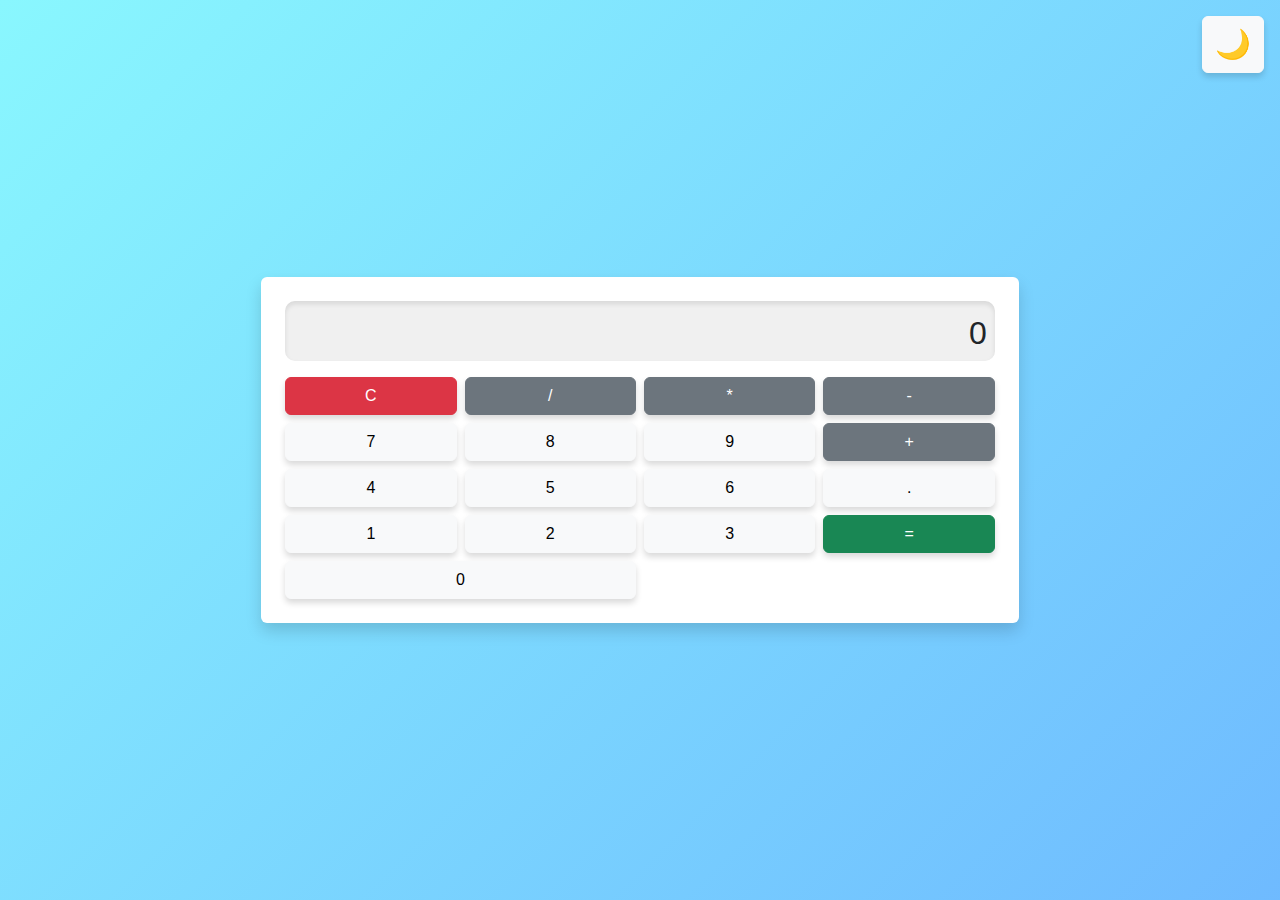
<file: 1 - CALCULATOR/index.html>
<!DOCTYPE html>
<html lang="en">
<head>
    <link rel="icon" href="logo.png" type="image/png">
    <meta charset="UTF-8">
    <meta name="viewport" content="width=device-width, initial-scale=1.0">
    <link rel="icon" href="assets/img/Mk-logo-modified.png" type="image/png">
    <title>Calculator</title>
    
    <link href="https://cdn.jsdelivr.net/npm/bootstrap@5.3.2/dist/css/bootstrap.min.css" rel="stylesheet">
    <link rel="stylesheet" href="assets/style.css">
</head>
<body class="d-flex justify-content-center align-items-center vh-100">

    <button id="theme-toggle" class="btn btn-light position-fixed top-0 end-0 m-3">🌙</button>

    <div class="calculator p-4 rounded shadow">
        <div class="screen mb-3 p-2" id="screen">0</div>

        <div class="row g-2">
            <div class="col-3"><button class="btn btn-danger w-100" onclick="clearScreen()">C</button></div>
            <div class="col-3"><button class="btn btn-secondary w-100" onclick="addValue('/')">/</button></div>
            <div class="col-3"><button class="btn btn-secondary w-100" onclick="addValue('*')">*</button></div>
            <div class="col-3"><button class="btn btn-secondary w-100" onclick="addValue('-')">-</button></div>

            <div class="col-3"><button class="btn btn-light w-100" onclick="addValue('7')">7</button></div>
            <div class="col-3"><button class="btn btn-light w-100" onclick="addValue('8')">8</button></div>
            <div class="col-3"><button class="btn btn-light w-100" onclick="addValue('9')">9</button></div>
            <div class="col-3"><button class="btn btn-secondary w-100" onclick="addValue('+')">+</button></div>

            <div class="col-3"><button class="btn btn-light w-100" onclick="addValue('4')">4</button></div>
            <div class="col-3"><button class="btn btn-light w-100" onclick="addValue('5')">5</button></div>
            <div class="col-3"><button class="btn btn-light w-100" onclick="addValue('6')">6</button></div>
            <div class="col-3"><button class="btn btn-light w-100" onclick="addValue('.')">.</button></div>

            <div class="col-3"><button class="btn btn-light w-100" onclick="addValue('1')">1</button></div>
            <div class="col-3"><button class="btn btn-light w-100" onclick="addValue('2')">2</button></div>
            <div class="col-3"><button class="btn btn-light w-100" onclick="addValue('3')">3</button></div>
            <div class="col-3"><button class="btn btn-success w-100" onclick="calculate()">=</button></div>

            <div class="col-6"><button class="btn btn-light w-100" onclick="addValue('0')">0</button></div>
        </div>
    </div>

    <script src="https://cdn.jsdelivr.net/npm/bootstrap@5.3.2/dist/js/bootstrap.bundle.min.js"></script>

    <script>
        let screen = document.getElementById('screen');
        let body = document.body;
        let themeBtn = document.getElementById('theme-toggle');

        function addValue(val) {
            if(screen.innerText === "0") screen.innerText = val;
            else screen.innerText += val;
        }

        function clearScreen() {
            screen.innerText = "0";
        }

        function calculate() {
            try {
                screen.innerText = eval(screen.innerText);
            } catch {
                screen.innerText = "Error";
            }
        }

        document.addEventListener('keydown', function(e) {
            const key = e.key;
            if((key >= '0' && key <= '9') || key === '+' || key === '-' || key === '*' || key === '/' || key === '.') {
                addValue(key);
            } else if(key === 'Enter') {
                calculate();
            } else if(key === 'Backspace') {
                if(screen.innerText.length === 1) screen.innerText = "0";
                else screen.innerText = screen.innerText.slice(0, -1);
            } else if(key.toLowerCase() === 'c') {
                clearScreen();
            }
        });

        themeBtn.addEventListener('click', () => {
            body.classList.toggle('dark-theme');
            // Change emoji based on theme
            if(body.classList.contains('dark-theme')) themeBtn.textContent = "☀️";
            else themeBtn.textContent = "🌙";
        });
    </script>
</body>
</html>
</file>
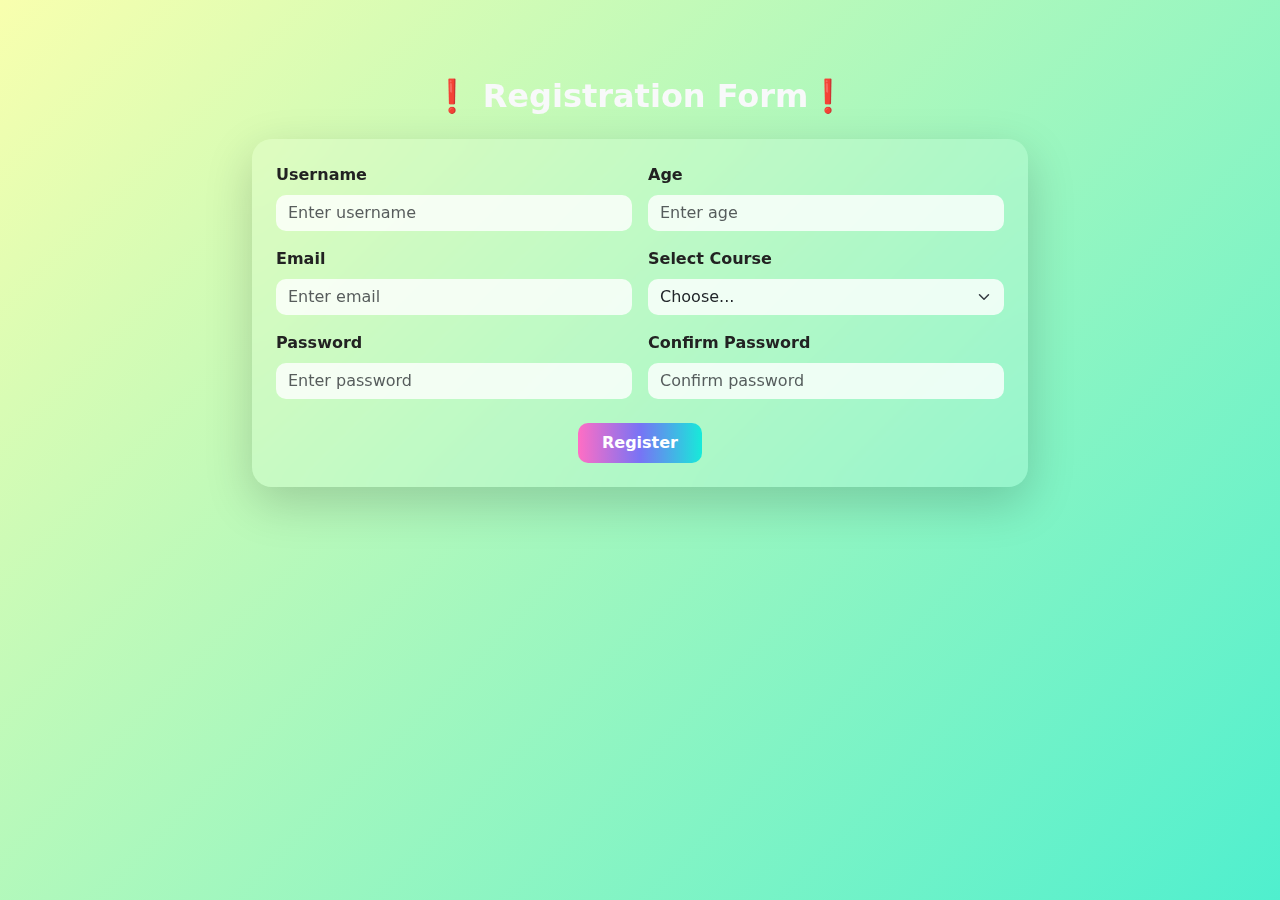
<file: 2 - FORM/index.html>
<!DOCTYPE html>
<html lang="en">
<head>
  <meta charset="UTF-8" />
  <meta name="viewport" content="width=device-width, initial-scale=1.0" />
  <link rel="icon" href="assets/img/Mk-logo-modified.png" type="image/png">
  <title>Form</title>
  <link href="https://cdn.jsdelivr.net/npm/bootstrap@5.3.2/dist/css/bootstrap.min.css" rel="stylesheet" />
  <link rel="stylesheet" href="style.css" />
</head>
<body>
  <div class="rgb-background"></div>

  <div class="container form-container">
    <h2 class="text-center mb-4 text-light fw-bold">❗ Registration Form❗</h2>
    <div class="card shadow-lg border-0 p-4 form-card">
      <form id="registerForm" novalidate>
        <div class="row g-3">
          <div class="col-md-6">
            <label for="username" class="form-label">Username</label>
            <input type="text" id="username" class="form-control" placeholder="Enter username" required>
            <div class="invalid-feedback">Please enter a username.</div>
          </div>
          <div class="col-md-6">
            <label for="age" class="form-label">Age</label>
            <input type="number" id="age" class="form-control" placeholder="Enter age" required>
            <div class="invalid-feedback">Please enter a valid age.</div>
          </div>
          <div class="col-md-6">
            <label for="email" class="form-label">Email</label>
            <input type="email" id="email" class="form-control" placeholder="Enter email" required>
            <div class="invalid-feedback">Please enter a valid email.</div>
          </div>
          <div class="col-md-6">
            <label for="course" class="form-label">Select Course</label>
            <select id="course" class="form-select" required>
              <option value="">Choose...</option>
              <option>Web Development</option>
              <option>Graphic Design</option>
              <option>Data Science</option>
              <option>AI & ML</option>
            </select>
            <div class="invalid-feedback">Please select a course.</div>
          </div>
          <div class="col-md-6">
            <label for="password" class="form-label">Password</label>
            <input type="password" id="password" class="form-control" placeholder="Enter password" required>
            <div class="invalid-feedback">Please enter a password.</div>
          </div>
          <div class="col-md-6">
            <label for="confirmPassword" class="form-label">Confirm Password</label>
            <input type="password" id="confirmPassword" class="form-control" placeholder="Confirm password" required>
            <div class="invalid-feedback">Passwords do not match.</div>
          </div>
        </div>
        <div class="text-center mt-4">
          <button type="submit" class="btn btn-rgb px-4 py-2">Register</button>
        </div>
      </form>
    </div>
  </div>

  <script src="https://cdn.jsdelivr.net/npm/bootstrap@5.3.2/dist/js/bootstrap.bundle.min.js"></script>
  <script src="script.js"></script>
</body>
</html>
</file>
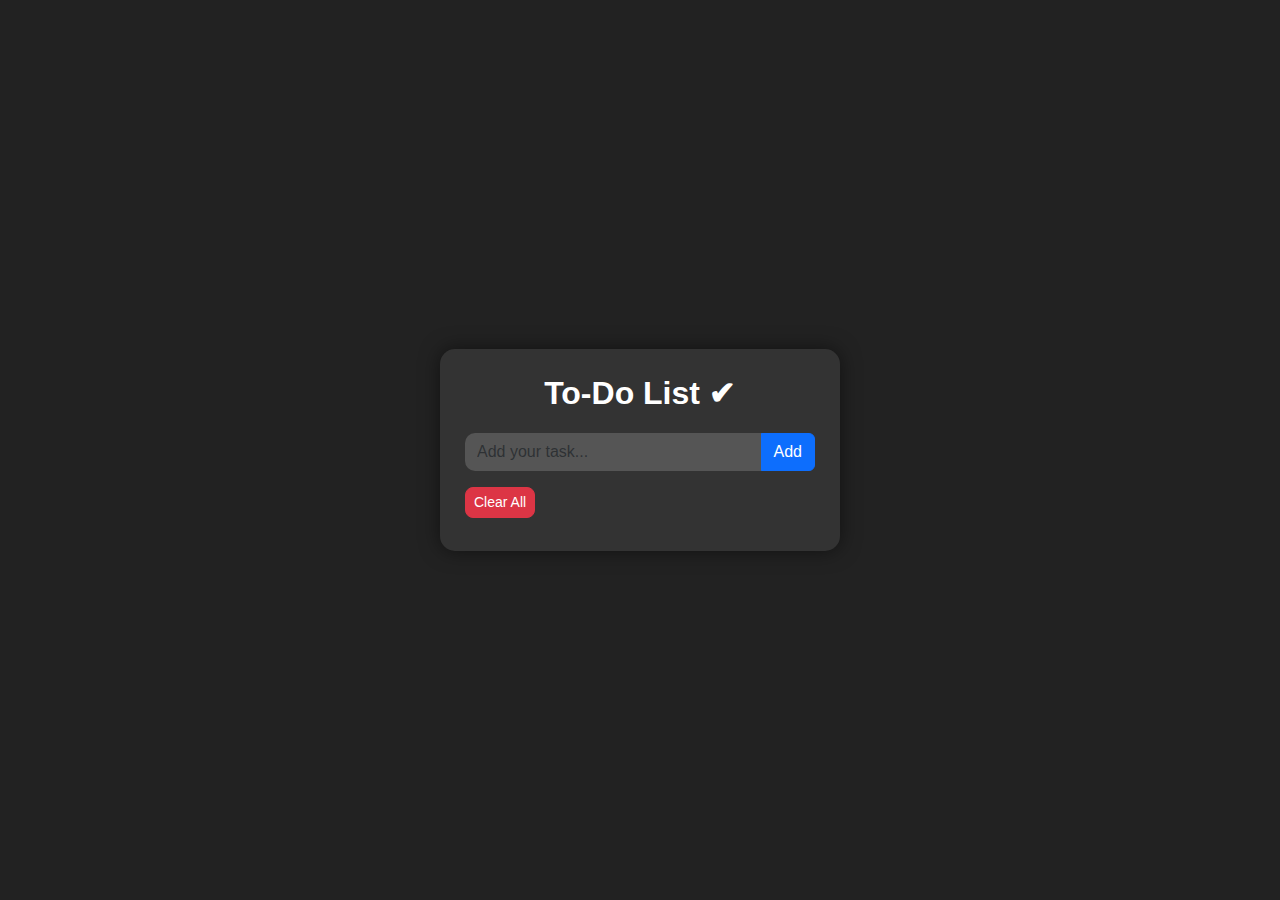
<file: 5 - TO-DO LIST/index.html>
<!DOCTYPE html>
<html lang="en">
<head>
<meta charset="UTF-8" />
<meta name="viewport" content="width=device-width, initial-scale=1.0" />
<link rel="icon" href="images/Mk-logo-modified.png" type="image/png">
  <title>To-Do List | Malak</title>
<link href="https://cdn.jsdelivr.net/npm/bootstrap@5.3.3/dist/css/bootstrap.min.css" rel="stylesheet">
<link rel="stylesheet" href="style.css">
</head>
<body class="dark">

    <div class="todo-container">
        <h2>To-Do List  ✔</h2>

        <div class="input-group mb-3">
            <input type="text" id="taskInput" class="form-control" placeholder="Add your task...">
            <button class="btn btn-primary" id="addBtn">Add</button>
        </div>

        <div class="mb-2">
            <button class="btn btn-danger btn-sm" id="clearAll">Clear All</button>
        </div>

        <div id="taskList"></div>
    </div>

<script src="script.js"></script>
</body>
</html>
</file>
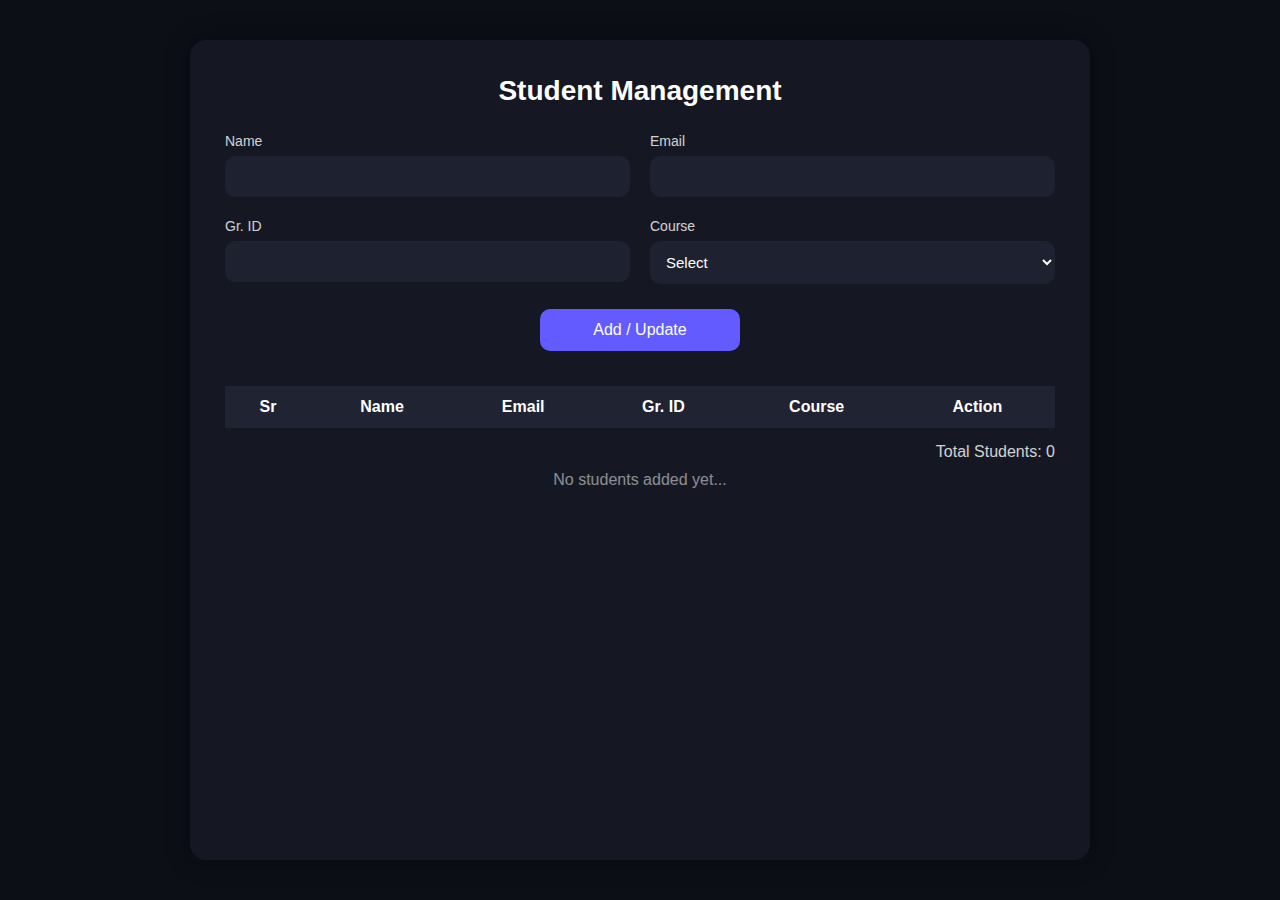
<file: 7 - STUDENT MANAGEMENT/index.html>
<!DOCTYPE html>
<html lang="en">
<head>
    <meta charset="UTF-8">
    <meta name="viewport" content="width=device-width, initial-scale=1.0">
    <title>Student Management | Malak</title>
    <link rel="icon" href="assets/images/Mk-logo-modified.png" type="image/png">
    <link rel="stylesheet" href="assets/css/style.css">
</head>
<body>

<div class="wrapper">
    <h2>Student Management</h2>

    <form id="studentForm">
        <div class="grid">
            <div>
                <label>Name</label>
                <input type="text" id="name">
            </div>

            <div>
                <label>Email</label>
                <input type="email" id="email">
            </div>

            <div>
                <label>Gr. ID</label>
                <input type="number" id="grid">
            </div>

            <div>
                <label>Course</label>
                <select id="course">
                    <option value="">Select</option>
                    <option value="FSD">FSD</option>
                    <option value="UI/UX">UI/UX</option>
                    <option value="AI/ML">AI/ML</option>
                </select>
            </div>
        </div>

        <button id="addBtn" type="submit">Add / Update</button>
    </form>

    <table>
        <thead>
            <tr>
                <th>Sr</th>
                <th>Name</th>
                <th>Email</th>
                <th>Gr. ID</th>
                <th>Course</th>
                <th>Action</th>
            </tr>
        </thead>

        <tbody id="tbody"></tbody>
    </table>

    <p class="totalBox">Total Students: <span id="total">0</span></p>
    <p class="emptyMsg">No students added yet...</p>
</div>

<script src="assets/js/index.js"></script>
</body>
</html>
</file>
<file: 2 - FORM/style.css>
.rgb-background {
  position: fixed;
  top: 0;
  left: 0;
  width: 100%;
  height: 100%;
  background: linear-gradient(-45deg, #ff6ec4, #7873f5, #17ead9, #f8ffae);
  background-size: 400% 400%;
  animation: rgbAnimation 10s ease infinite;
  z-index: -1;
}

@keyframes rgbAnimation {
  0% { background-position: 0% 50%; }
  50% { background-position: 100% 50%; }
  100% { background-position: 0% 50%; }
}

.form-container {
  margin-top: 6%;
  max-width: 800px;
}

.form-card {
  border-radius: 20px;
  background: rgba(255, 255, 255, 0.15);
  backdrop-filter: blur(12px);
  color: #fff;
}

.form-control,
.form-select {
  background-color: rgba(255, 255, 255, 0.8);
  border: none;
  border-radius: 10px;
}

.form-label {
  color: #222;
  font-weight: 600;
}

.btn-rgb {
  background: linear-gradient(90deg, #ff6ec4, #7873f5, #17ead9);
  color: white;
  border: none;
  border-radius: 10px;
  font-weight: bold;
  transition: 0.3s;
}

.btn-rgb:hover {
  transform: scale(1.05);
  box-shadow: 0 0 20px rgba(255, 255, 255, 0.5);
}

@media (max-width: 576px) {
  .form-container {
    margin-top: 15%;
    padding: 10px;
  }
}
</file>
<file: 5 - TO-DO LIST/style.css>
*{
    margin:0;
    padding:0;
    box-sizing:border-box;
    font-family:Poppins, sans-serif;
}

body{
    background:#222;
    height:100vh;
    display:flex;
    justify-content:center;
    align-items:center;
    transition:0.3s;
    color:#fff;
}

.todo-container{
    width:400px;
    background:#333;
    padding:25px;
    border-radius:15px;
    box-shadow:0 0 20px rgba(0,0,0,0.5);
    transition:0.3s;
}

h2{
    font-weight:600;
    margin-bottom:20px;
    text-align:center;
}

.input-group input{
    border-radius:10px;
    background:#555;
    color:#fff;
    border:none;
}

.task-item{
    background:#555;
    padding:10px 15px;
    border-radius:10px;
    margin-top:10px;
    display:flex;
    justify-content:space-between;
    align-items:center;
    transition:0.3s;
    animation:fadeIn 0.3s ease;
    color:#fff;
}

@keyframes fadeIn{
    from{opacity:0; transform:translateY(10px);} 
    to{opacity:1; transform:translateY(0);} 
}

.task-done{
    text-decoration:line-through;
    color:gray;
}

.btn-sm{
    border-radius:8px;
}
</file>
<file: 7 - STUDENT MANAGEMENT/assets/css/style.css>
*{
    margin: 0;
    padding: 0;
    box-sizing: border-box;
    font-family: "Poppins", sans-serif;
}

body{
    background: #0d0f17;
    color: #fff;
    min-height: 100vh;
    padding: 40px;
    display: flex;
    justify-content: center;
}

.wrapper{
    width: 900px;
    background: #151823;
    padding: 35px;
    border-radius: 16px;
    box-shadow: 0 0 25px rgba(0,0,0,0.4);
}

h2{
    text-align: center;
    margin-bottom: 25px;
    font-size: 28px;
}

.grid{
    display: grid;
    grid-template-columns: repeat(2,1fr);
    gap: 20px;
}

label{
    font-size: 14px;
    opacity: 0.8;
}

input, select{
    width: 100%;
    margin-top: 6px;
    padding: 12px;
    border: none;
    outline: none;
    border-radius: 10px;
    background: #1e2130;
    color: #fff;
    font-size: 15px;
}

button{
    padding: 12px 25px;
    width: 200px;
    border: none;
    border-radius: 10px;
    cursor: pointer;
    background: #635bff;
    color: white;
    font-size: 16px;
    display: block;
    margin: 25px auto 0;
    transition: 0.3s;
}

button:hover{
    background: #4a44e3;
}

table{
    width: 100%;
    margin-top: 35px;
    border-collapse: collapse;
}

thead{
    background: #202332;
}

th, td{
    padding: 12px;
    text-align: center;
}

tr:nth-child(even){
    background: #1c1f2b;
}

.editBtn{
    background: #4bb543;
    border: none;
    padding: 7px 14px;
    border-radius: 8px;
    color: white;
    cursor: pointer;
}

.deleteBtn{
    background: #ff4d4d;
    border: none;
    padding: 7px 14px;
    border-radius: 8px;
    color: white;
    cursor: pointer;
}

.totalBox{
    margin-top: 15px;
    text-align: right;
    opacity: 0.8;
}

.emptyMsg{
    text-align: center;
    margin-top: 10px;
    opacity: 0.5;
}

.hidden{
    display: none;
}
</file>
<file: 1 - CALCULATOR/assets/style.css>
/* Body with animated RGB background */
body {
    font-family: Arial, sans-serif;
    height: 100vh;
    margin: 0;
    display: flex;
    justify-content: center;
    align-items: center;
    transition: background 0.3s, color 0.3s;
    background: linear-gradient(135deg, rgb(137, 247, 254), rgb(102, 166, 255), rgb(255, 183, 197), rgb(255, 243, 128));
    background-size: 400% 400%;
    animation: rgbAnimation 15s ease infinite;
}

/* RGB gradient animation for light mode */
@keyframes rgbAnimation {
    0% { background-position: 0% 50%; }
    50% { background-position: 100% 50%; }
    100% { background-position: 0% 50%; }
}

/* Calculator container */
.calculator {
    background: #fff;
    transition: background 0.3s, box-shadow 0.3s;
    border-radius: 15px;
    box-shadow: 0 10px 20px rgba(0,0,0,0.2);
    padding: 20px;
}

/* Screen display */
.screen {
    height: 60px;
    text-align: right;
    font-size: 2rem;
    background: #f0f0f0;
    border-radius: 10px;
    padding: 10px;
    margin-bottom: 15px;
    transition: background 0.3s, color 0.3s, box-shadow 0.3s;
    box-shadow: inset 0 3px 5px rgba(0,0,0,0.1);
}

/* Buttons base */
button {
    font-size: 1.5rem;
    border-radius: 10px;
    transition: 0.3s all;
    box-shadow: 0 4px 6px rgba(0,0,0,0.15);
    position: relative;
    overflow: hidden;
}

/* Gradient shine effect on hover */
button::after {
    content: '';
    position: absolute;
    top: 0; left: 0; width: 100%; height: 100%;
    background: linear-gradient(45deg, rgba(255,255,255,0.2), rgba(255,255,255,0));
    opacity: 0;
    transition: opacity 0.3s;
}

button:hover::after {
    opacity: 1;
}

button:hover {
    transform: translateY(-3px);
    box-shadow: 0 6px 12px rgba(0,0,0,0.25);
}

button:active {
    transform: translateY(2px);
    box-shadow: 0 3px 6px rgba(0,0,0,0.2);
}

/* Theme toggle button */
#theme-toggle {
    font-size: 1.8rem;
    transition: 0.3s;
    position: fixed;
    top: 20px;
    right: 20px;
    z-index: 1000;
}

/* Dark theme with animated RGB background */
.dark-theme {
    color: #fff;
    background: linear-gradient(135deg, rgb(18,18,18), rgb(40,40,60), rgb(80,20,50), rgb(30,30,40));
    background-size: 400% 400%;
    animation: rgbAnimationDark 15s ease infinite;
}

@keyframes rgbAnimationDark {
    0% { background-position: 0% 50%; }
    50% { background-position: 100% 50%; }
    100% { background-position: 0% 50%; }
}

.dark-theme .calculator {
    background: #1e1e1e;
    box-shadow: 0 10px 20px rgba(0,0,0,0.5);
}

.dark-theme .screen {
    background: #333;
    color: #fff;
    box-shadow: inset 0 3px 5px rgba(0,0,0,0.5);
}

.dark-theme button {
    background: #333 !important;
    color: #fff !important;
    box-shadow: 0 4px 6px rgba(0,0,0,0.4);
}

.dark-theme button:hover {
    background: #555 !important;
    box-shadow: 0 6px 12px rgba(0,0,0,0.6);
}
</file>
